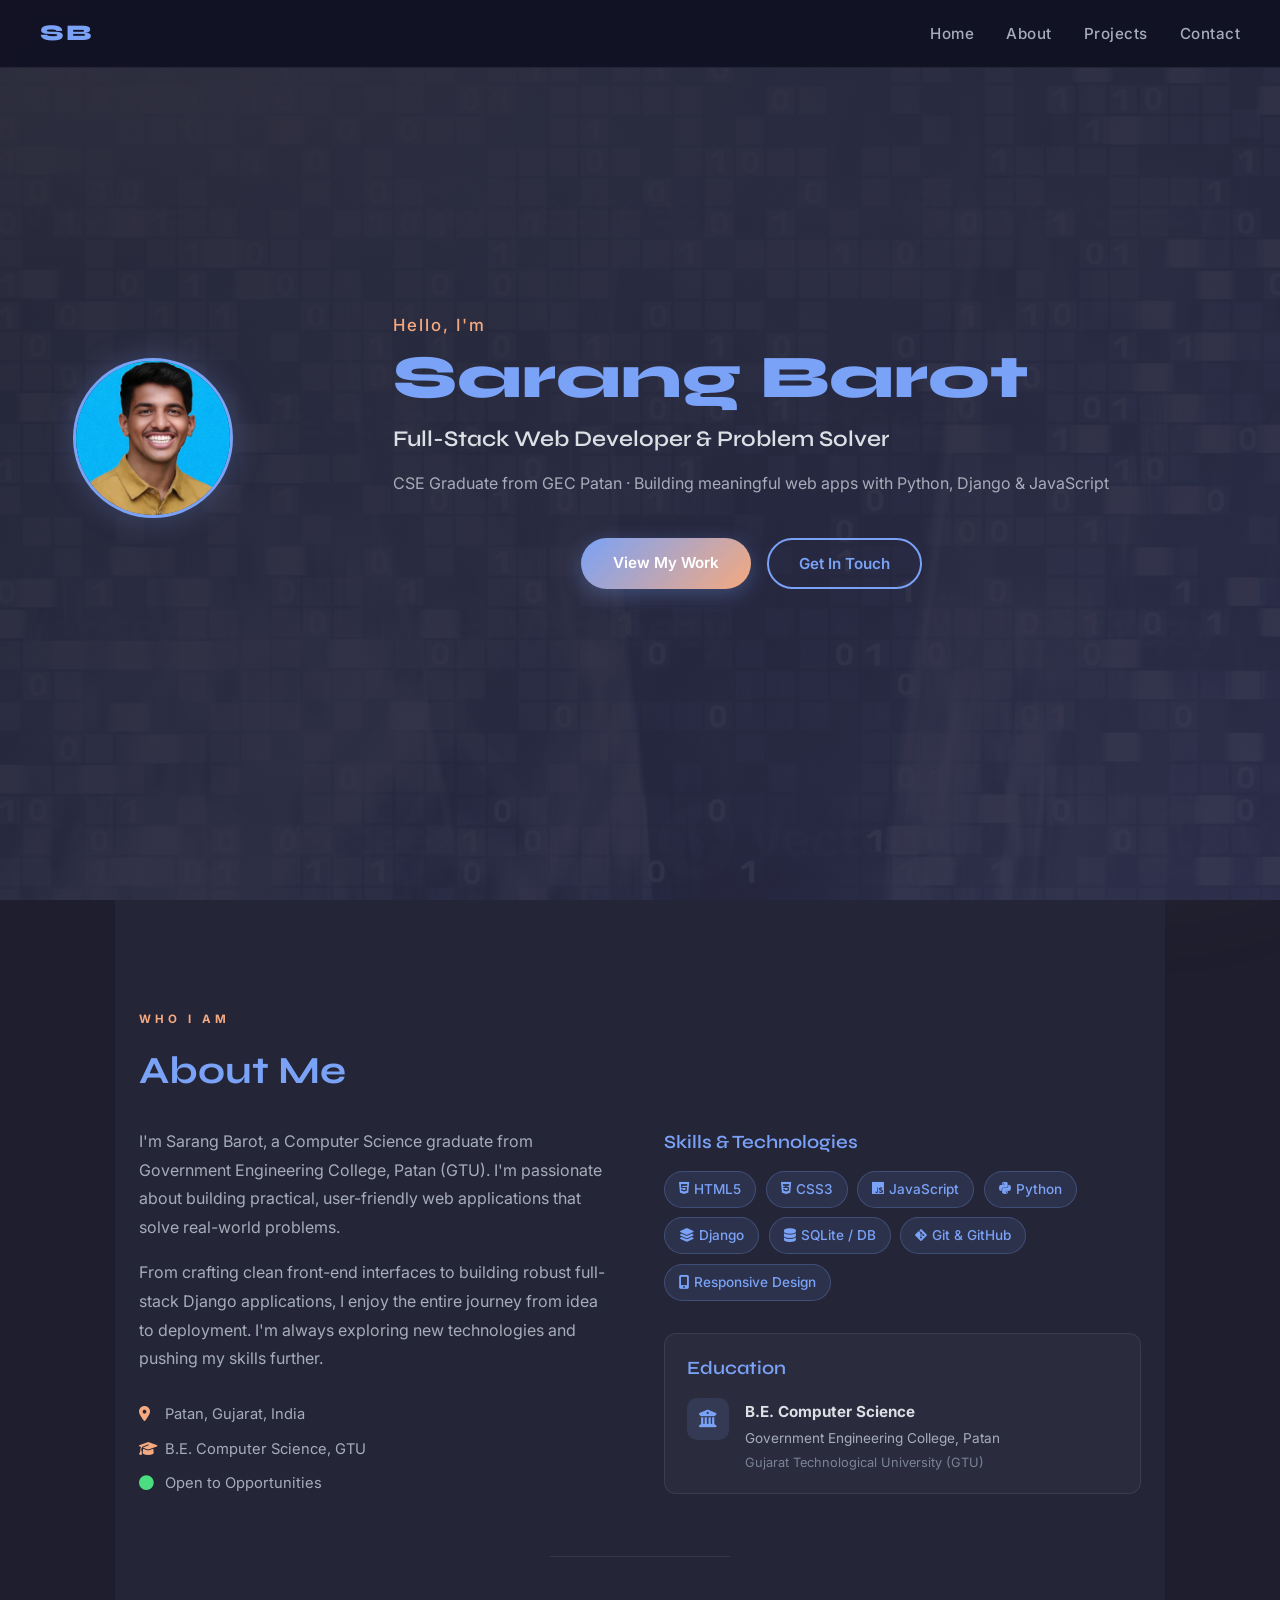
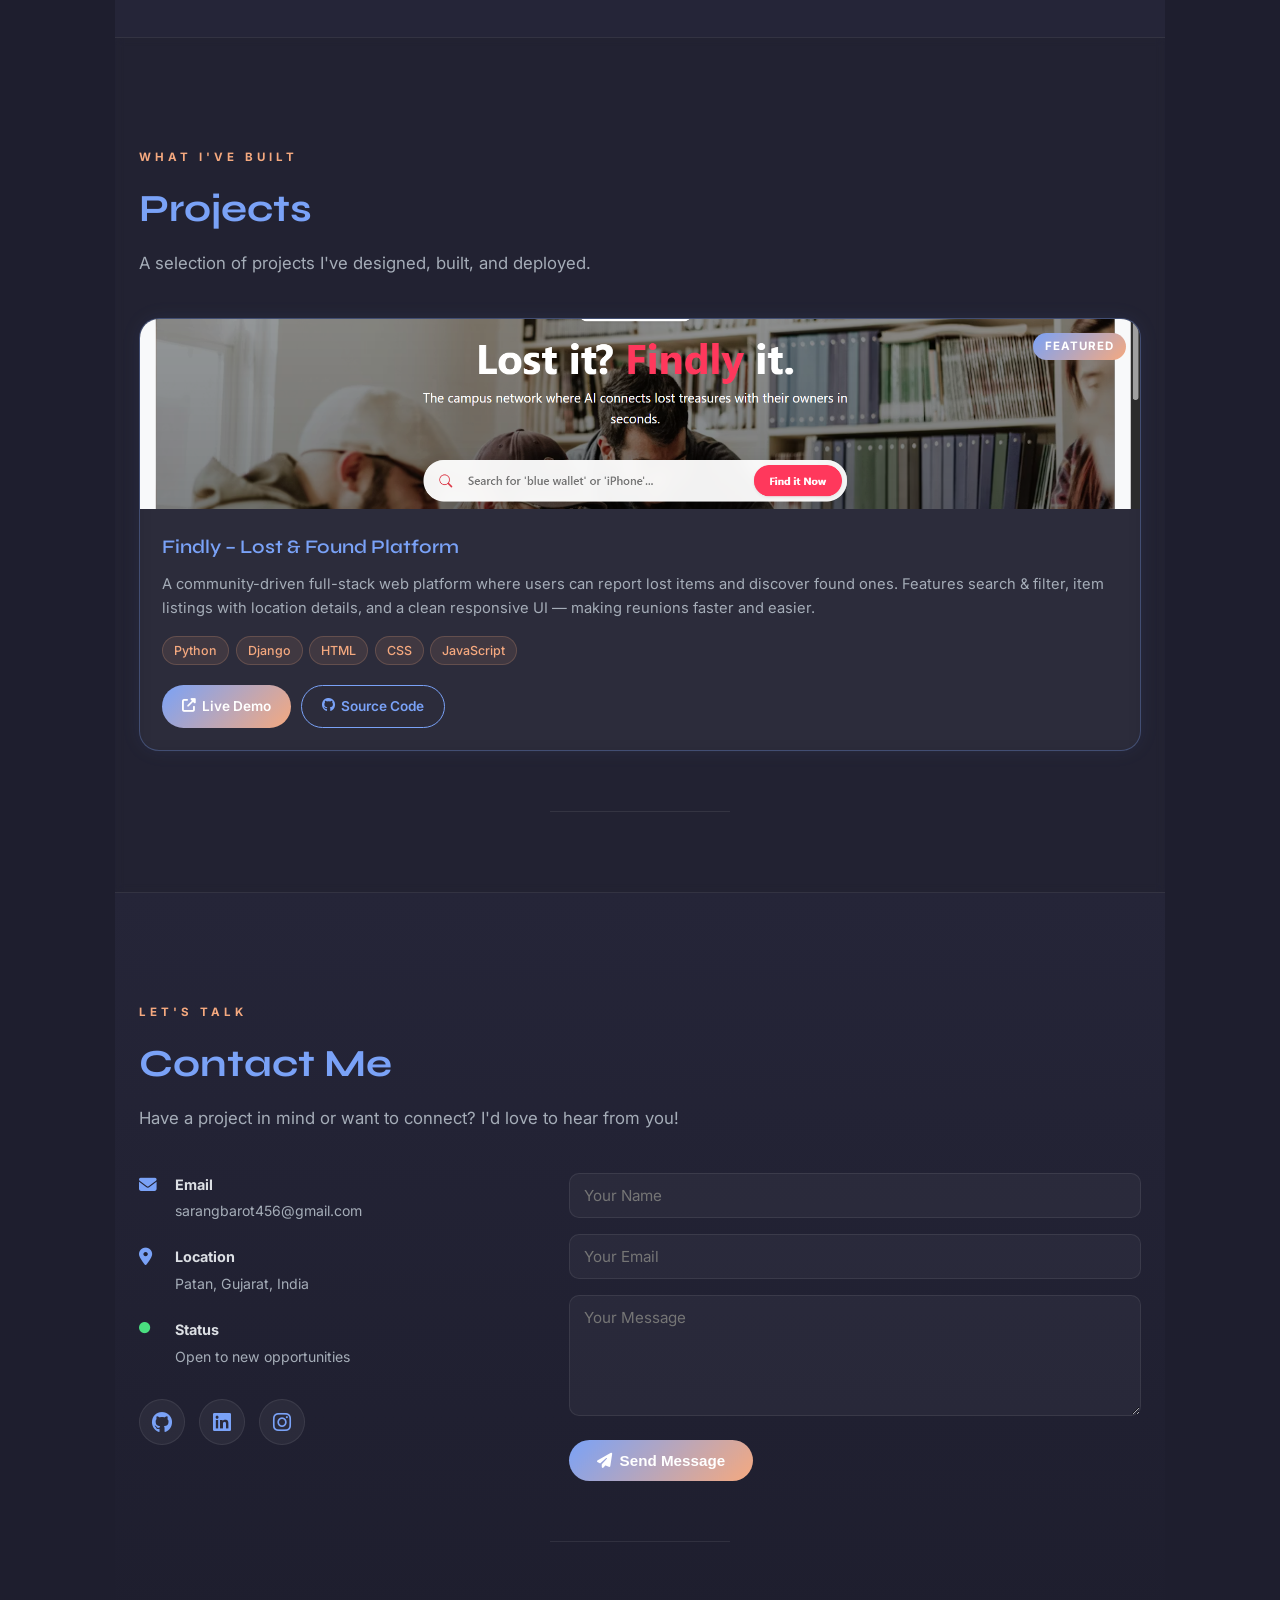
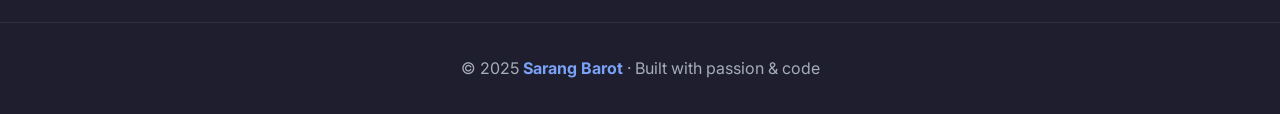
<file: index.html>
<!DOCTYPE html>
<html lang="en">

<head>
  <meta charset="UTF-8" />
  <meta name="viewport" content="width=device-width, initial-scale=1.0" />
  <title>Sarang Barot – Web Developer</title>
  <link rel="stylesheet" href="styles.css" />
  <link rel="stylesheet" href="https://cdnjs.cloudflare.com/ajax/libs/font-awesome/6.4.0/css/all.min.css">
  <link href="https://fonts.googleapis.com/css2?family=Syne:wght@400;600;700;800&family=Inter:wght@300;400;500&display=swap" rel="stylesheet">
</head>

<body>

    <div class="bg-blur-circle-1"></div>
    <div class="bg-blur-circle-2"></div>

  <!-- NAVBAR -->
  <header>
    <div class="nav-brand">SB</div>
    <nav>
      <ul>
        <li><a href="#home">Home</a></li>
        <li><a href="#about">About</a></li>
        <li><a href="#projects">Projects</a></li>
        <li><a href="#contact">Contact</a></li>
      </ul>
    </nav>
  </header>

 <!-- HERO -->
<!-- HERO SECTION UPDATED -->
<section id="home" class="bg-hero hero-section">
  <div class="hero-content">
    <!-- 1. The Photo -->
    <img src="images/DP.png" alt="Sarang Barot" class="profile-photo" />

    <!-- 2. The Text Wrapper -->
    <div class="hero-text-wrapper">
      <p class="hero-greeting">Hello, I'm</p>
      <h1>Sarang Barot</h1>
      <p class="hero-tagline">Full-Stack Web Developer &amp; Problem Solver</p>
      <p class="hero-sub">CSE Graduate from GEC Patan &middot; Building meaningful web apps with Python, Django &amp; JavaScript</p>
      <div class="hero-cta">
        <a href="#projects" class="btn-primary">View My Work</a>
        <a href="#contact" class="btn-outline">Get In Touch</a>
      </div>
    </div>
  </div>
</section>

  <!-- ABOUT -->
  <section id="about" class="bg-dark-alt">
    <div class="section-label">WHO I AM</div>
    <h2>About Me</h2>
    <div class="about-grid">
      <div class="about-text">
        <p>
          I'm Sarang Barot, a Computer Science graduate from Government Engineering College, Patan (GTU). I'm
          passionate about building practical, user-friendly web applications that solve real-world problems.
        </p>
        <p style="margin-top:1rem;">
          From crafting clean front-end interfaces to building robust full-stack Django applications, I enjoy the
          entire journey from idea to deployment. I'm always exploring new technologies and pushing my skills further.
        </p>
        <div class="about-meta">
          <span><i class="fas fa-map-marker-alt"></i> Patan, Gujarat, India</span>
          <span><i class="fas fa-graduation-cap"></i> B.E. Computer Science, GTU</span>
          <span><i class="fas fa-circle available-dot"></i> Open to Opportunities</span>
        </div>
      </div>
      <div class="skills-side">
        <h3>Skills &amp; Technologies</h3>
        <div class="skill-tags">
          <span class="tag"><i class="fab fa-html5"></i> HTML5</span>
          <span class="tag"><i class="fab fa-css3-alt"></i> CSS3</span>
          <span class="tag"><i class="fab fa-js"></i> JavaScript</span>
          <span class="tag"><i class="fab fa-python"></i> Python</span>
          <span class="tag"><i class="fas fa-layer-group"></i> Django</span>
          <span class="tag"><i class="fas fa-database"></i> SQLite / DB</span>
          <span class="tag"><i class="fab fa-git-alt"></i> Git &amp; GitHub</span>
          <span class="tag"><i class="fas fa-mobile-alt"></i> Responsive Design</span>
        </div>
        <div class="education-box">
          <h3>Education</h3>
          <div class="edu-item">
            <div class="edu-icon"><i class="fas fa-university"></i></div>
            <div>
              <strong>B.E. Computer Science</strong>
              <p>Government Engineering College, Patan</p>
              <p class="edu-sub">Gujarat Technological University (GTU)</p>
            </div>
          </div>
        </div>
      </div>
    </div>
  </section>

  <!-- PROJECTS -->
  <section id="projects" class="bg-glass">
    <div class="section-label">WHAT I'VE BUILT</div>
    <h2>Projects</h2>
    <p class="section-sub">A selection of projects I've designed, built, and deployed.</p>

    <div class="project-list">

      <!-- Findly -->
      <div class="project-card featured">
        <div class="project-badge">Featured</div>
        <img src="images/home.png" alt="Findly Lost and Found Platform">
        <div class="project-body">
          <h3>Findly &ndash; Lost &amp; Found Platform</h3>
          <p>A community-driven full-stack web platform where users can report lost items and discover found ones.
            Features search &amp; filter, item listings with location details, and a clean responsive UI &mdash; making
            reunions faster and easier.</p>
          <div class="tech-stack">
            <span>Python</span>
            <span>Django</span>
            <span>HTML</span>
            <span>CSS</span>
            <span>JavaScript</span>
          </div>
          <div class="project-links">
            <a href="https://gem-findly.onrender.com/" target="_blank" class="btn">
              <i class="fas fa-external-link-alt"></i> Live Demo
            </a>
            <a href="https://github.com/sarang456/Gem_Findly" target="_blank" class="btn btn-ghost">
              <i class="fab fa-github"></i> Source Code
            </a>
          </div>
        </div>
      </div>

    </div>
  </section>

  <!-- CONTACT -->
  <section id="contact" class="bg-dark-alt">
    <div class="section-label">LET'S TALK</div>
    <h2>Contact Me</h2>
    <p class="section-sub">Have a project in mind or want to connect? I'd love to hear from you!</p>

    <div class="contact-grid">
      <div class="contact-info">
        <div class="contact-item">
          <i class="fas fa-envelope"></i>
          <div>
            <strong>Email</strong>
            <p>sarangbarot456@gmail.com</p>
          </div>
        </div>
        <div class="contact-item">
          <i class="fas fa-map-marker-alt"></i>
          <div>
            <strong>Location</strong>
            <p>Patan, Gujarat, India</p>
          </div>
        </div>
        <div class="contact-item">
          <i class="fas fa-circle available-dot" style="font-size:0.7rem; margin-top:5px;"></i>
          <div>
            <strong>Status</strong>
            <p>Open to new opportunities</p>
          </div>
        </div>
        <div class="social">
          <a href="https://github.com/sarang456" target="_blank" title="GitHub"><i class="fab fa-github"></i></a>
          <a href="https://linkedin.com/in/sarang-barot-cs2026/" target="_blank" title="LinkedIn"><i class="fab fa-linkedin"></i></a>
          <a href="https://instagram.com/sarang_barot_/" target="_blank" title="Instagram"><i class="fab fa-instagram"></i></a>
        </div>
      </div>

      <form id="contact-form">
        <input type="text" name="name" placeholder="Your Name" required />
        <input type="email" name="email" placeholder="Your Email" required />
        <textarea name="message" rows="5" placeholder="Your Message" required></textarea>
        <button type="submit"><i class="fas fa-paper-plane"></i> Send Message</button>
      </form>
    </div>
  </section>

  <footer>
    <p>&copy; 2025 <strong>Sarang Barot</strong> &middot; Built with passion &amp; code</p>
  </footer>

  <script src="script.js"></script>
</body>

</html>
</file>
<file: styles.css>
/* ===== RESET & ROOT ===== */
* {
  margin: 0;
  padding: 0;
  box-sizing: border-box;
}

html {
  scroll-behavior: smooth;
}

:root {
  --primary: #7aa2f7;
  --secondary: #f5a97f;
  --accent: #9ece6a;
  --bg-dark: #1e1e2e;
  --bg-alt: #252538;
  --text-light: #dcdfe4;
  --text-muted: #a5adb8;
  --border: rgba(255,255,255,0.08);
  --shadow: 0 8px 30px rgba(0,0,0,0.3);
  --font-display: 'Syne', sans-serif;
  --font-body: 'Inter', 'Segoe UI', sans-serif;
}

body {
  font-family: var(--font-body);
  background-color: var(--bg-dark);
  color: var(--text-light);
  line-height: 1.7;
}

h1, h2, h3 {
  font-family: var(--font-display);
}

h1 {
  font-size: clamp(2.4rem, 6vw, 3.8rem);
  color: var(--primary);
  font-weight: 800;
  line-height: 1.1;
}

h2 {
  font-size: clamp(1.6rem, 4vw, 2.4rem);
  color: var(--primary);
  font-weight: 700;
  margin-bottom: 0.5rem;
}

h3 {
  color: var(--primary);
  font-weight: 600;
  margin-bottom: 0.75rem;
}

p { font-size: 1rem; }

a {
  color: var(--primary);
  text-decoration: none;
  transition: color 0.3s;
}
a:hover { color: var(--secondary); }
ul { list-style: none; }

/* ===== HEADER / NAV ===== */
header {
  background: rgba(17, 17, 35, 0.92);
  backdrop-filter: blur(12px);
  padding: 0.9rem 2.5rem;
  position: fixed;
  top: 0; left: 0;
  width: 100%;
  z-index: 1000;
  display: flex;
  justify-content: space-between;
  align-items: center;
  border-bottom: 1px solid var(--border);
}

.nav-brand {
  font-family: var(--font-display);
  font-weight: 800;
  font-size: 1.4rem;
  color: var(--primary);
  letter-spacing: 2px;
}

nav ul {
  display: flex;
  gap: 2rem;
}

nav ul li a {
  color: var(--text-muted);
  font-weight: 500;
  font-size: 0.95rem;
  letter-spacing: 0.5px;
  transition: color 0.3s;
}
nav ul li a:hover { color: var(--primary); }

/* ===== SECTION SHARED ===== */
section {
  padding: 110px 24px 80px;
  max-width: 1050px;
  margin: auto;
  position: relative;
  animation: sectionFadeIn 0.9s ease both;
  opacity: 0;
}

.section-label {
  font-size: 0.72rem;
  font-weight: 700;
  letter-spacing: 4px;
  color: var(--secondary);
  margin-bottom: 0.5rem;
  text-transform: uppercase;
}

.section-sub {
  color: var(--text-muted);
  margin-bottom: 2.5rem;
  font-size: 1.05rem;
}

section::after {
  content: "";
  display: block;
  height: 1px;
  background: var(--border);
  margin: 60px auto 0;
  max-width: 180px;
}

/* ===== ANIMATIONS ===== */
@keyframes fadeInUp {
  from { transform: translateY(30px); opacity: 0; }
  to   { transform: translateY(0);    opacity: 1; }
}

@keyframes sectionFadeIn {
  from { transform: translateY(50px); opacity: 0; }
  to   { transform: translateY(0);    opacity: 1; }
}

/* ===== HERO ===== */
.hero-section {
  min-height: 100vh;
  display: flex;
  align-items: center;
  justify-content: center;
  padding-top: 80px;
  max-width: 100%;
}

.bg-hero {
  background: linear-gradient(to bottom right, rgba(30,30,46,0.93), rgba(42,42,70,0.93)),
    url('../images/hero-bg.jpg') no-repeat center/cover;
}

.hero-content {
  max-width: 1100px; /* Increased to give side-by-side more room */
  margin: auto;
  display: flex;
  align-items: center; /* Vertically centers photo and text */
  gap: 10rem; /* Space between photo and text */
  text-align: left; /* Align text to the left */
  animation: fadeInUp 1.2s ease both;
}

.hero-text-area {
  flex: 1; /* Takes up slightly more space than the image */
}

.hero-image-area {
  flex: 0.8;
  display: flex;
  justify-content: center;
}

/* Adjust the photo - remove the margin-bottom you had for centering */
.profile-photo {
  width: 280px; /* Slightly larger for the side-layout */
  height: 280px;
  border-radius: 50%;
  object-fit: cover;
  border: 4px solid var(--primary);
  box-shadow: 0 0 40px rgba(122, 162, 247, 0.2);
  margin-bottom: 0; /* Removed margin-bottom since it's now side-by-side */
  flex-shrink: 0; /* Prevents the photo from squishing */ 
}

/* Adjust buttons to align left */
.hero-cta {
  justify-content: flex-start;
}

/* RESPONSIVE: Stack them back on mobile */
@media (max-width: 900px) {
  .hero-content.split-layout {
    flex-direction: column; /* Text on top, image below (or vice versa) */
    text-align: center;
    gap: 2rem;
  }
  
  .hero-cta {
    justify-content: center;
  }

  .profile-photo {
    width: 200px;
    height: 200px;
  }
}

.hero-greeting {
  font-size: 1.05rem;
  color: var(--secondary);
  letter-spacing: 2px;
  margin-bottom: 0.4rem;
  font-weight: 500;
}

.hero-tagline {
  font-family: var(--font-display);
  font-size: clamp(1.1rem, 3vw, 1.4rem);
  color: var(--text-light);
  font-weight: 600;
  margin: 0.5rem 0 0.75rem;
}

.hero-sub {
  font-size: 1rem;
  color: var(--text-muted);
  margin-bottom: 2.5rem;
  line-height: 1.7;
}

.profile-photo {
  width: 160px;
  height: 160px;
  border-radius: 50%;
  object-fit: cover;
  border: 3px solid var(--primary);
  box-shadow: 0 0 30px rgba(122, 162, 247, 0.25);
  margin-bottom: 1.5rem;
}

.hero-cta {
  display: flex;
  gap: 1rem;
  justify-content: center;
  flex-wrap: wrap;
}

.btn-primary {
  background: linear-gradient(135deg, var(--primary), var(--secondary));
  color: #fff;
  padding: 12px 32px;
  border-radius: 50px;
  font-weight: 600;
  font-size: 0.95rem;
  transition: transform 0.3s, box-shadow 0.3s;
  box-shadow: 0 5px 20px rgba(122,162,247,0.3);
  position: relative;
  overflow: hidden;
  z-index: 1;
}
.btn-primary:hover {
  transform: translateY(-3px);
  box-shadow: 0 10px 30px rgba(122,162,247,0.4);
  color: #fff;
}

.btn-primary::after {
  content: "";
  position: absolute;
  top: -50%;
  left: -60%;
  width: 50px;
  height: 200%;
  background: rgba(255, 255, 255, 0.2);
  transform: rotate(25deg);
  transition: all 0.5s;
  z-index: -1;
}

.btn-primary:hover::after {
  left: 120%;
}

.btn-outline {
  border: 2px solid var(--primary);
  color: var(--primary);
  padding: 11px 30px;
  border-radius: 50px;
  font-weight: 600;
  font-size: 0.95rem;
  transition: all 0.3s;
}
.btn-outline:hover {
  background: var(--primary);
  color: #1e1e2e;
  transform: translateY(-3px);
}

/* ===== ABOUT ===== */
.bg-dark-alt { background-color: #252538; }

.about-grid {
  display: grid;
  grid-template-columns: 1fr 1fr;
  gap: 3rem;
  align-items: start;
  margin-top: 1.5rem;
}

.about-text p { color: var(--text-muted); line-height: 1.8; }

.about-meta {
  display: flex;
  flex-direction: column;
  gap: 0.6rem;
  margin-top: 1.8rem;
}

.about-meta span {
  display: flex;
  align-items: center;
  gap: 0.6rem;
  font-size: 0.92rem;
  color: var(--text-muted);
}

.about-meta i {
  color: var(--secondary);
  width: 16px;
}

.available-dot { color: #4ade80 !important; }

/* SKILLS */
.skill-tags {
  display: flex;
  flex-wrap: wrap;
  gap: 0.6rem;
  margin-bottom: 2rem;
}

.tag {
  background: rgba(122,162,247,0.1);
  border: 1px solid rgba(122,162,247,0.25);
  color: var(--primary);
  padding: 6px 14px;
  border-radius: 20px;
  font-size: 0.85rem;
  font-weight: 500;
  display: flex;
  align-items: center;
  gap: 5px;
  transition: background 0.3s, transform 0.2s;
}
.tag:hover {
  background: rgba(122,162,247,0.2);
  transform: translateY(-2px);
}

/* EDUCATION */
.education-box {
  background: rgba(255,255,255,0.03);
  border: 1px solid var(--border);
  border-radius: 12px;
  padding: 1.2rem 1.4rem;
  margin-top: 0.5rem;
}

.edu-item {
  display: flex;
  gap: 1rem;
  align-items: flex-start;
  margin-top: 0.8rem;
}

.edu-icon {
  width: 42px;
  height: 42px;
  background: rgba(122,162,247,0.12);
  border-radius: 10px;
  display: flex;
  align-items: center;
  justify-content: center;
  color: var(--primary);
  flex-shrink: 0;
  font-size: 1.1rem;
}

.edu-item strong { color: var(--text-light); font-size: 0.95rem; }
.edu-item p { color: var(--text-muted); font-size: 0.85rem; margin-top: 2px; }
.edu-sub { color: #7a8394 !important; font-size: 0.8rem !important; }

/* ===== PROJECTS ===== */
.bg-glass {
  background: rgba(255,255,255,0.02);
  backdrop-filter: blur(4px);
  border-top: 1px solid var(--border);
  border-bottom: 1px solid var(--border);
}

.project-list {
  display: grid;
  grid-template-columns: repeat(auto-fit, minmax(290px, 1fr));
  gap: 28px;
  margin-top: 1rem;
}

.project-card {
  background: rgba(255, 255, 255, 0.03);
  backdrop-filter: blur(10px);
  /* Thin, semi-transparent border creates a "glass" edge */
  border: 1px solid rgba(255, 255, 255, 0.1);
  border-radius: 20px; /* Softer corners */
  transition: all 0.4s cubic-bezier(0.175, 0.885, 0.32, 1.275);
  overflow: hidden;
  position: relative;
}

.project-card:hover {
  transform: translateY(-12px) scale(1.02);
  border-color: var(--primary);
  /* A glow that matches your primary color */
  box-shadow: 0 20px 40px rgba(0, 0, 0, 0.4), 0 0 20px rgba(122, 162, 247, 0.2);
}

.project-card.featured {
  border-color: rgba(122,162,247,0.3);
  box-shadow: 0 0 20px rgba(122,162,247,0.08);
}

.project-badge {
  position: absolute;
  top: 14px; right: 14px;
  background: linear-gradient(135deg, var(--primary), var(--secondary));
  color: #fff;
  font-size: 0.72rem;
  font-weight: 700;
  letter-spacing: 1px;
  text-transform: uppercase;
  padding: 4px 12px;
  border-radius: 20px;
}

.project-card img {
  width: 100%;
  height: 190px;
  object-fit: cover;
  display: block;
}

.project-body {
  padding: 1.4rem;
}

.project-body h3 {
  font-size: 1.2rem;
  margin-bottom: 0.5rem;
}

.project-body p {
  font-size: 0.92rem;
  color: var(--text-muted);
  line-height: 1.65;
  margin-bottom: 1rem;
}

.tech-stack {
  display: flex;
  flex-wrap: wrap;
  gap: 0.4rem;
  margin-bottom: 1.2rem;
}

.tech-stack span {
  background: rgba(245,169,127,0.1);
  border: 1px solid rgba(245,169,127,0.2);
  color: var(--secondary);
  padding: 3px 11px;
  border-radius: 20px;
  font-size: 0.78rem;
  font-weight: 500;
}

.project-links {
  display: flex;
  gap: 0.6rem;
  flex-wrap: wrap;
}

.btn {
  display: inline-flex;
  align-items: center;
  gap: 6px;
  padding: 9px 20px;
  background: linear-gradient(135deg, var(--primary), var(--secondary));
  color: #fff;
  border-radius: 30px;
  font-size: 0.85rem;
  font-weight: 600;
  transition: transform 0.3s, box-shadow 0.3s;
}
.btn:hover { transform: scale(1.05); color: #fff; box-shadow: 0 5px 15px rgba(0,0,0,0.2); }

.btn-ghost {
  background: transparent;
  border: 1px solid var(--primary);
  color: var(--primary);
}
.btn-ghost:hover { background: rgba(122,162,247,0.1); color: var(--primary); }

/* ===== CONTACT ===== */
#contact.bg-dark-alt {
  background: linear-gradient(to top, #1e1e2e, #252538);
}

.contact-grid {
  display: grid;
  grid-template-columns: 1fr 1.5fr;
  gap: 3rem;
  margin-top: 1.5rem;
  align-items: start;
}

.contact-info {
  display: flex;
  flex-direction: column;
  gap: 1.4rem;
}

.contact-item {
  display: flex;
  gap: 1rem;
  align-items: flex-start;
}

.contact-item i {
  color: var(--primary);
  font-size: 1.1rem;
  margin-top: 3px;
  width: 20px;
}

.contact-item strong { color: var(--text-light); font-size: 0.9rem; display: block; }
.contact-item p { color: var(--text-muted); font-size: 0.88rem; margin-top: 2px; }

form input,
form textarea {
  width: 100%;
  padding: 12px 14px;
  margin-bottom: 1rem;
  border: 1px solid var(--border);
  border-radius: 10px;
  background: rgba(255,255,255,0.04);
  color: var(--text-light);
  font-family: var(--font-body);
  font-size: 0.95rem;
  transition: border-color 0.3s;
  outline: none;
}

form input:focus,
form textarea:focus {
  border-color: var(--primary);
  background: rgba(122,162,247,0.05);
}

form button {
  background: linear-gradient(135deg, var(--primary), var(--secondary));
  color: #fff;
  padding: 12px 28px;
  border: none;
  border-radius: 30px;
  font-size: 0.95rem;
  font-weight: 600;
  cursor: pointer;
  display: inline-flex;
  align-items: center;
  gap: 8px;
  transition: transform 0.3s, box-shadow 0.3s;
}
form button:hover {
  transform: translateY(-2px);
  box-shadow: 0 8px 20px rgba(122,162,247,0.3);
}

/* SOCIAL */
.social {
  display: flex;
  gap: 14px;
  margin-top: 0.5rem;
}

.social a {
  width: 46px;
  height: 46px;
  display: flex;
  align-items: center;
  justify-content: center;
  font-size: 1.3rem;
  background: rgba(255,255,255,0.05);
  border: 1px solid var(--border);
  border-radius: 50%;
  color: var(--primary);
  transition: transform 0.3s, background 0.3s;
}
.social a:hover {
  color: var(--secondary);
  background: rgba(255,255,255,0.1);
  transform: scale(1.2) translateY(-3px);
}

/* ===== FOOTER ===== */
footer {
  text-align: center;
  padding: 2rem 1rem;
  color: var(--text-muted);
  font-size: 0.88rem;
  border-top: 1px solid var(--border);
}

footer strong { color: var(--primary); }

/* ===== RESPONSIVE ===== */
@media (max-width: 768px) {
  header { padding: 0.8rem 1.2rem; }

  nav ul { gap: 1.2rem; }
  nav ul li a { font-size: 0.85rem; }

  .about-grid,
  .contact-grid { grid-template-columns: 1fr; gap: 2rem; }

  .project-list { grid-template-columns: 1fr; }

  .hero-content { padding: 0 1rem; }

  section { padding: 90px 16px 60px; }
}

.bg-blur-circle-1, .bg-blur-circle-2 {
  position: fixed;
  width: 400px;
  height: 400px;
  border-radius: 50%;
  filter: blur(100px);
  z-index: -1;
  opacity: 0.15;
  pointer-events: none;
}

.bg-blur-circle-1 {
  background: var(--primary);
  top: -10%;
  left: -10%;
  animation: float 20s infinite alternate;
}

.bg-blur-circle-2 {
  background: var(--secondary);
  bottom: 10%;
  right: -5%;
  animation: float 25s infinite alternate-reverse;
}

@keyframes float {
  from { transform: translate(0, 0); }
  to { transform: translate(100px, 50px); }
}


/* Custom Scrollbar */
::-webkit-scrollbar {
  width: 10px;
}

::-webkit-scrollbar-track {
  background: var(--bg-dark);
}

::-webkit-scrollbar-thumb {
  background: #3b4261; /* Subtle blue-grey */
  border-radius: 10px;
  border: 2px solid var(--bg-dark);
}

::-webkit-scrollbar-thumb:hover {
  background: var(--primary);
}

/* Selection Color */
::selection {
  background: var(--primary);
  color: var(--bg-dark);
}
</file>
